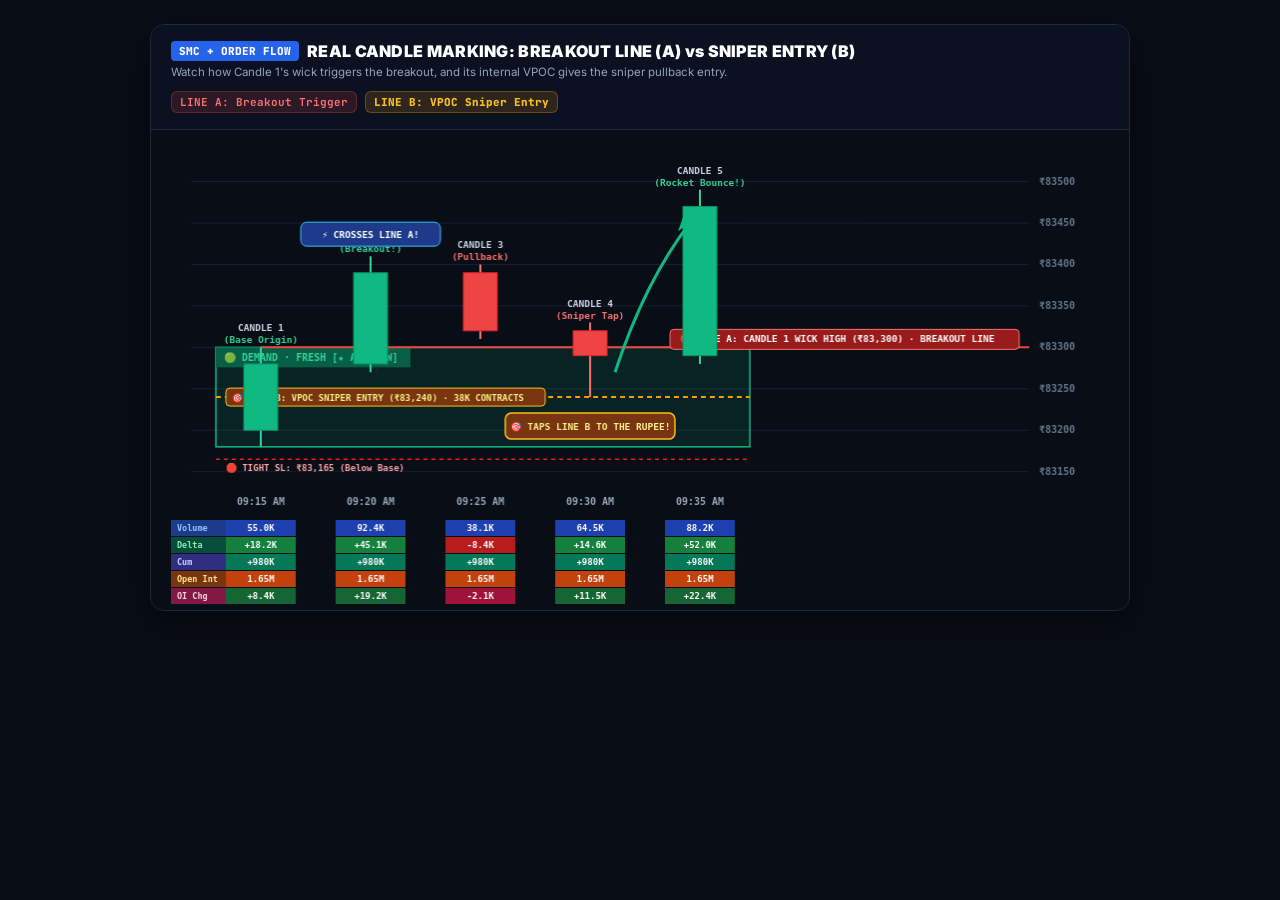
<file: real_candle_marking_demo.html>
<!DOCTYPE html>
<html lang="en">
<head>
  <meta charset="UTF-8">
  <title>Real Candle Marking & Order Flow Visualizer</title>
  <style>
    @import url('https://fonts.googleapis.com/css2?family=Inter:wght@400;600;700;800;900&family=JetBrains+Mono:wght@500;700;800;900&display=swap');
    * { box-sizing: border-box; margin: 0; padding: 0; }
    body {
      background: #090d16;
      font-family: 'Inter', -apple-system, sans-serif;
      color: #f8fafc;
      display: flex;
      flex-direction: column;
      align-items: center;
      padding: 24px 20px;
      min-height: 100vh;
    }
    .card {
      width: 100%;
      max-width: 980px;
      background: #0f172a;
      border: 1px solid #1e293b;
      border-radius: 14px;
      box-shadow: 0 12px 36px rgba(0,0,0,0.45);
      overflow: hidden;
    }
    .header {
      padding: 16px 20px;
      background: #0b1120;
      border-bottom: 1px solid #1e293b;
      display: flex;
      align-items: center;
      justify-content: space-between;
      flex-wrap: wrap;
      gap: 12px;
    }
    .chart-container {
      position: relative;
      width: 100%;
      height: 480px;
      background: #090d16;
    }
    canvas {
      display: block;
      width: 100%;
      height: 100%;
    }
  </style>
</head>
<body>

<div class="card">
  <div class="header">
    <div>
      <div style="display:flex; align-items:center; gap:8px;">
        <span style="background:#2563eb; color:#fff; font-size:11px; font-weight:800; padding:3px 8px; border-radius:4px; font-family:'JetBrains Mono';">SMC + ORDER FLOW</span>
        <h2 style="font-size:16px; font-weight:900; letter-spacing:0.3px; color:#ffffff;">REAL CANDLE MARKING: BREAKOUT LINE (A) vs SNIPER ENTRY (B)</h2>
      </div>
      <p style="font-size:11.5px; color:#94a3b8; margin-top:4px;">
        Watch how Candle 1's wick triggers the breakout, and its internal VPOC gives the sniper pullback entry.
      </p>
    </div>
    <div style="display:flex; gap:8px; font-size:11px; font-family:'JetBrains Mono';">
      <span style="background:rgba(239,68,68,0.15); color:#f87171; border:1px solid rgba(239,68,68,0.3); padding:3px 8px; border-radius:6px; font-weight:700;">LINE A: Breakout Trigger</span>
      <span style="background:rgba(245,158,11,0.15); color:#fbbf24; border:1px solid rgba(245,158,11,0.3); padding:3px 8px; border-radius:6px; font-weight:800;">LINE B: VPOC Sniper Entry</span>
    </div>
  </div>

  <div class="chart-container">
    <canvas id="chartCanvas" width="980" height="480"></canvas>
  </div>
</div>

<script>
const canvas = document.getElementById("chartCanvas");
const ctx = canvas.getContext("2d");

// High-DPI Canvas Setup
const width = 980;
const height = 480;

// Price Mapping (₹83,140 to ₹83,500)
const minPrice = 83140;
const maxPrice = 83520;
const priceRange = maxPrice - minPrice;

function pToY(price) {
  const topPad = 35;
  const botPad = 130; // space for bottom footprint bar
  const plotH = height - topPad - botPad;
  return topPad + (1 - (price - minPrice) / priceRange) * plotH;
}

// Draw Grid Lines & Price Axis
ctx.strokeStyle = "#172033";
ctx.lineWidth = 1;
for (let p = 83150; p <= 83500; p += 50) {
  const y = pToY(p);
  ctx.beginPath();
  ctx.moveTo(40, y);
  ctx.lineTo(880, y);
  ctx.stroke();

  ctx.fillStyle = "#64748b";
  ctx.font = "bold 10px 'JetBrains Mono', monospace";
  ctx.textAlign = "left";
  ctx.fillText("₹" + p, 890, y + 3);
}

// ── 5 Candles Data ──
const candles = [
  { time: "09:15 AM", open: 83200, high: 83300, low: 83180, close: 83280, isUp: true, vol: "55.0K", delta: "+18.2K", oi: "+8.4K", label: "CANDLE 1\n(Base Origin)" },
  { time: "09:20 AM", open: 83280, high: 83410, low: 83270, close: 83390, isUp: true, vol: "92.4K", delta: "+45.1K", oi: "+19.2K", label: "CANDLE 2\n(Breakout!)" },
  { time: "09:25 AM", open: 83390, high: 83400, low: 83310, close: 83320, isUp: false, vol: "38.1K", delta: "-8.4K", oi: "-2.1K", label: "CANDLE 3\n(Pullback)" },
  { time: "09:30 AM", open: 83320, high: 83330, low: 83240, close: 83290, isUp: false, vol: "64.5K", delta: "+14.6K", oi: "+11.5K", label: "CANDLE 4\n(Sniper Tap)" },
  { time: "09:35 AM", open: 83290, high: 83490, low: 83280, close: 83470, isUp: true, vol: "88.2K", delta: "+52.0K", oi: "+22.4K", label: "CANDLE 5\n(Rocket Bounce!)" }
];

const colWidth = 110;
const startX = 110;

// ── 1. DRAW DEMAND BOX (Candle 1 Range: 83,180 to 83,300) ──
const boxTopY = pToY(83300);
const boxBotY = pToY(83180);
const boxH = boxBotY - boxTopY;
const boxLeft = startX - 45;
const boxRight = startX + 4 * colWidth + 50;

ctx.fillStyle = "rgba(16, 185, 129, 0.12)";
ctx.fillRect(boxLeft, boxTopY, boxRight - boxLeft, boxH);
ctx.strokeStyle = "#10b981";
ctx.lineWidth = 1.5;
ctx.strokeRect(boxLeft, boxTopY, boxRight - boxLeft, boxH);

// Demand Box Label
ctx.fillStyle = "#065f46";
ctx.fillRect(boxLeft, boxTopY, 195, 20);
ctx.fillStyle = "#34d399";
ctx.font = "bold 10px 'JetBrains Mono', monospace";
ctx.textAlign = "left";
ctx.fillText("🟢 DEMAND · FRESH [★ A+ FLOW]", boxLeft + 8, boxTopY + 14);

// ── 2. DRAW LINE A: BREAKOUT TRIGGER LINE (Candle 1 Wick High: ₹83,300) ──
const lineAY = pToY(83300);
ctx.strokeStyle = "#ef4444";
ctx.lineWidth = 2;
ctx.beginPath();
ctx.moveTo(startX, lineAY);
ctx.lineTo(880, lineAY);
ctx.stroke();

// Line A Badge
ctx.fillStyle = "#991b1b";
ctx.beginPath();
ctx.roundRect(520, lineAY - 18, 350, 20, 4);
ctx.fill();
ctx.strokeStyle = "#f87171";
ctx.lineWidth = 1;
ctx.stroke();
ctx.fillStyle = "#ffffff";
ctx.font = "bold 9.5px 'JetBrains Mono', monospace";
ctx.textAlign = "left";
ctx.fillText("🔴 LINE A: CANDLE 1 WICK HIGH (₹83,300) · BREAKOUT LINE", 530, lineAY - 5);

// ── 3. DRAW LINE B: VPOC SNIPER ENTRY LINE (₹83,240) ──
const lineBY = pToY(83240);
ctx.setLineDash([5, 4]);
ctx.strokeStyle = "#f59e0b";
ctx.lineWidth = 2;
ctx.beginPath();
ctx.moveTo(boxLeft, lineBY);
ctx.lineTo(boxRight, lineBY);
ctx.stroke();
ctx.setLineDash([]); // reset dash

// Line B Badge
ctx.fillStyle = "#78350f";
ctx.beginPath();
ctx.roundRect(boxLeft + 10, lineBY - 9, 320, 18, 4);
ctx.fill();
ctx.strokeStyle = "#fbbf24";
ctx.lineWidth = 1;
ctx.stroke();
ctx.fillStyle = "#fef08a";
ctx.font = "bold 9px 'JetBrains Mono', monospace";
ctx.textAlign = "left";
ctx.fillText("🎯 LINE B: VPOC SNIPER ENTRY (₹83,240) · 38K CONTRACTS", boxLeft + 16, lineBY + 4);

// ── 4. DRAW STOP LOSS LINE (₹83,165) ──
const slY = pToY(83165);
ctx.setLineDash([4, 4]);
ctx.strokeStyle = "#dc2626";
ctx.lineWidth = 1.5;
ctx.beginPath();
ctx.moveTo(boxLeft, slY);
ctx.lineTo(boxRight, slY);
ctx.stroke();
ctx.setLineDash([]);
ctx.fillStyle = "#fca5a5";
ctx.font = "bold 9px 'JetBrains Mono', monospace";
ctx.textAlign = "left";
ctx.fillText("🛑 TIGHT SL: ₹83,165 (Below Base)", boxLeft + 10, slY + 12);

// ── 5. DRAW CANDLESTICKS ──
candles.forEach((c, i) => {
  const x = startX + i * colWidth;
  const yHigh = pToY(c.high);
  const yLow = pToY(c.low);
  const yOpen = pToY(c.open);
  const yClose = pToY(c.close);

  const candleW = 34;
  const colColor = c.isUp ? "#10b981" : "#ef4444";
  const wickColor = c.isUp ? "#34d399" : "#f87171";

  // Wick
  ctx.strokeStyle = wickColor;
  ctx.lineWidth = 2;
  ctx.beginPath();
  ctx.moveTo(x, yHigh);
  ctx.lineTo(x, yLow);
  ctx.stroke();

  // Body
  const topY = Math.min(yOpen, yClose);
  const bodyH = Math.max(4, Math.abs(yClose - yOpen));
  ctx.fillStyle = colColor;
  ctx.fillRect(x - candleW / 2, topY, candleW, bodyH);
  ctx.strokeStyle = c.isUp ? "#059669" : "#dc2626";
  ctx.lineWidth = 1;
  ctx.strokeRect(x - candleW / 2, topY, candleW, bodyH);

  // Time Axis Label
  ctx.fillStyle = "#94a3b8";
  ctx.font = "bold 10px 'JetBrains Mono', monospace";
  ctx.textAlign = "center";
  ctx.fillText(c.time, x, height - 105);

  // Top Label
  ctx.fillStyle = "#cbd5e1";
  ctx.font = "bold 9.5px 'JetBrains Mono', monospace";
  const lines = c.label.split("\n");
  ctx.fillText(lines[0], x, yHigh - 16);
  ctx.fillStyle = c.isUp ? "#34d399" : "#f87171";
  ctx.fillText(lines[1], x, yHigh - 4);
});

// ── 6. ANNOTATION CALLOUTS ──

// Callout for Candle 2 Breakout
const c2X = startX + colWidth;
ctx.fillStyle = "#1e3a8a";
ctx.strokeStyle = "#38bdf8";
ctx.lineWidth = 1;
ctx.beginPath();
ctx.roundRect(c2X - 70, pToY(83410) - 34, 140, 24, 6);
ctx.fill();
ctx.stroke();
ctx.fillStyle = "#ffffff";
ctx.font = "bold 9.5px 'JetBrains Mono', monospace";
ctx.textAlign = "center";
ctx.fillText("⚡ CROSSES LINE A!", c2X, pToY(83410) - 18);

// Callout for Candle 4 Sniper Tap
const c4X = startX + 3 * colWidth;
ctx.fillStyle = "#78350f";
ctx.strokeStyle = "#fbbf24";
ctx.lineWidth = 1.5;
ctx.beginPath();
ctx.roundRect(c4X - 85, pToY(83240) + 16, 170, 26, 6);
ctx.fill();
ctx.stroke();
ctx.fillStyle = "#fef08a";
ctx.font = "bold 9.5px 'JetBrains Mono', monospace";
ctx.textAlign = "center";
ctx.fillText("🎯 TAPS LINE B TO THE RUPEE!", c4X, pToY(83240) + 33);

// Arrow from Candle 4 to Rocket
ctx.strokeStyle = "#10b981";
ctx.lineWidth = 3;
ctx.beginPath();
ctx.moveTo(c4X + 25, pToY(83270));
ctx.quadraticCurveTo(startX + 3.5 * colWidth, pToY(83380), startX + 4 * colWidth - 10, pToY(83450));
ctx.stroke();
// Arrow head
ctx.fillStyle = "#10b981";
ctx.beginPath();
ctx.moveTo(startX + 4 * colWidth - 10, pToY(83450));
ctx.lineTo(startX + 4 * colWidth - 22, pToY(83440));
ctx.lineTo(startX + 4 * colWidth - 16, pToY(83460));
ctx.closePath();
ctx.fill();

// ── 7. FOOTPRINT ORDER FLOW 5-ROW SUMMARY TABLE AT BOTTOM ──
const tableTop = height - 90;
const rowH = 17;

// Left Header
ctx.fillStyle = "#0b1120";
ctx.fillRect(20, tableTop, 65, rowH * 5);
const headers = [
  { t: "Volume", c: "#93c5fd", bg: "#1e3a8a" },
  { t: "Delta", c: "#86efac", bg: "#064e3b" },
  { t: "Cum", c: "#c7d2fe", bg: "#312e81" },
  { t: "Open Int", c: "#fde68a", bg: "#78350f" },
  { t: "OI Chg", c: "#fbcfe8", bg: "#831843" }
];
headers.forEach((h, r) => {
  ctx.fillStyle = h.bg;
  ctx.fillRect(20, tableTop + r * rowH, 65, rowH - 1);
  ctx.fillStyle = h.c;
  ctx.font = "bold 8.5px 'JetBrains Mono', monospace";
  ctx.textAlign = "left";
  ctx.fillText(h.t, 26, tableTop + r * rowH + 11);
});

// Values per candle
candles.forEach((c, i) => {
  const x = startX + i * colWidth;
  const isUpDelta = c.delta.startsWith("+");
  const isUpOi = c.oi.startsWith("+");

  // Vol
  ctx.fillStyle = "#1e40af";
  ctx.fillRect(x - 35, tableTop, 70, rowH - 1);
  ctx.fillStyle = "#ffffff";
  ctx.font = "bold 9px 'JetBrains Mono', monospace";
  ctx.textAlign = "center";
  ctx.fillText(c.vol, x, tableTop + 11);

  // Delta
  ctx.fillStyle = isUpDelta ? "#15803d" : "#b91c1c";
  ctx.fillRect(x - 35, tableTop + rowH, 70, rowH - 1);
  ctx.fillStyle = "#ffffff";
  ctx.fillText(c.delta, x, tableTop + rowH + 11);

  // Cum
  ctx.fillStyle = "#047857";
  ctx.fillRect(x - 35, tableTop + 2 * rowH, 70, rowH - 1);
  ctx.fillStyle = "#ffffff";
  ctx.fillText("+980K", x, tableTop + 2 * rowH + 11);

  // Open Int
  ctx.fillStyle = "#c2410c";
  ctx.fillRect(x - 35, tableTop + 3 * rowH, 70, rowH - 1);
  ctx.fillStyle = "#ffffff";
  ctx.fillText("1.65M", x, tableTop + 3 * rowH + 11);

  // OI Chg
  ctx.fillStyle = isUpOi ? "#166534" : "#9f1239";
  ctx.fillRect(x - 35, tableTop + 4 * rowH, 70, rowH - 1);
  ctx.fillStyle = "#ffffff";
  ctx.fillText(c.oi, x, tableTop + 4 * rowH + 11);
});

</script>
</body>
</html>
</file>
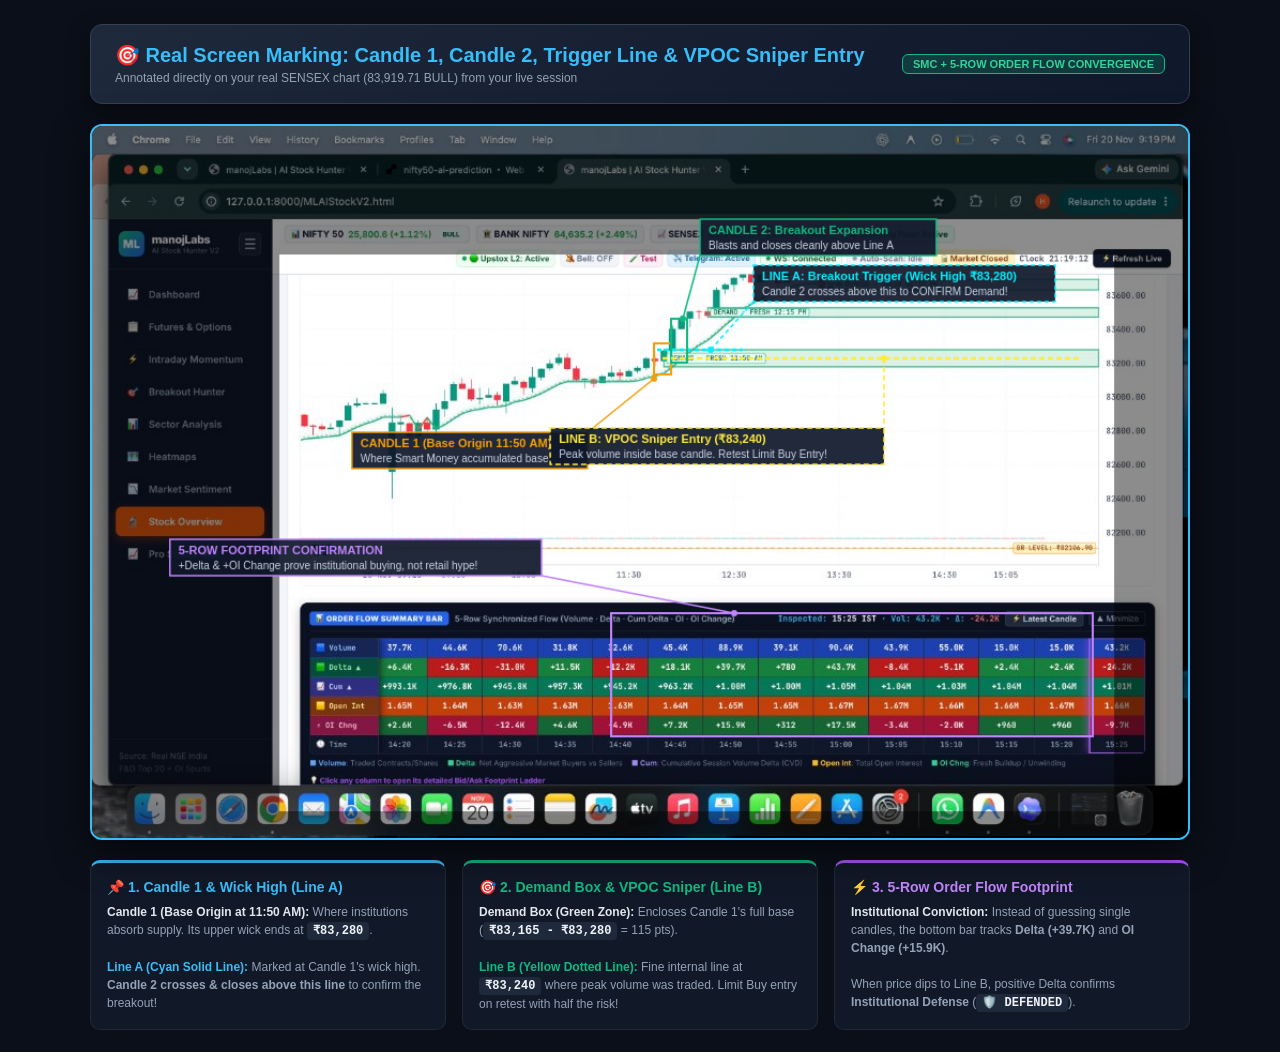
<file: real_screen_annotated.html>
<!DOCTYPE html>
<html lang="en">
<head>
  <meta charset="UTF-8">
  <title>Real Screen Order Block Marking Guide - manojLabs AI</title>
  <style>
    * { box-sizing: border-box; margin: 0; padding: 0; }
    body {
      background: #0b0f19;
      color: #f8fafc;
      font-family: -apple-system, BlinkMacSystemFont, "Segoe UI", Roboto, "JetBrains Mono", sans-serif;
      padding: 24px;
      display: flex;
      flex-direction: column;
      align-items: center;
      gap: 20px;
    }
    .header-card {
      max-width: 1100px;
      width: 100%;
      background: linear-gradient(135deg, #1e293b 0%, #0f172a 100%);
      border: 1px solid #334155;
      border-radius: 12px;
      padding: 18px 24px;
      display: flex;
      justify-content: space-between;
      align-items: center;
      box-shadow: 0 10px 25px rgba(0,0,0,0.4);
    }
    .header-title {
      font-size: 20px;
      font-weight: 800;
      color: #38bdf8;
      display: flex;
      align-items: center;
      gap: 10px;
    }
    .badge {
      font-size: 11px;
      font-weight: 700;
      padding: 3px 10px;
      border-radius: 6px;
      background: rgba(16,185,129,0.2);
      color: #34d399;
      border: 1px solid #10b981;
    }
    .stage-container {
      position: relative;
      max-width: 1100px;
      width: 100%;
      background: #020617;
      border: 2px solid #38bdf8;
      border-radius: 12px;
      overflow: hidden;
      box-shadow: 0 12px 36px rgba(0,0,0,0.6);
    }
    canvas {
      display: block;
      width: 100%;
      height: auto;
    }
    .legend-grid {
      max-width: 1100px;
      width: 100%;
      display: grid;
      grid-template-columns: repeat(3, 1fr);
      gap: 16px;
    }
    .legend-card {
      background: #111827;
      border: 1px solid #1f2937;
      border-radius: 10px;
      padding: 16px;
    }
    .legend-card h3 {
      font-size: 14px;
      font-weight: 800;
      margin-bottom: 8px;
      display: flex;
      align-items: center;
      gap: 8px;
    }
    .legend-card p {
      font-size: 12px;
      line-height: 1.5;
      color: #94a3b8;
    }
    .legend-card .code-val {
      color: #f1f5f9;
      font-family: monospace;
      font-weight: 700;
      background: #1e293b;
      padding: 2px 6px;
      border-radius: 4px;
    }
  </style>
</head>
<body>

  <div class="header-card">
    <div>
      <div class="header-title">
        🎯 Real Screen Marking: Candle 1, Candle 2, Trigger Line & VPOC Sniper Entry
      </div>
      <div style="font-size:12px; color:#94a3b8; margin-top:4px;">
        Annotated directly on your real SENSEX chart (<span class="code-val">83,919.71 BULL</span>) from your live session
      </div>
    </div>
    <div class="badge">SMC + 5-ROW ORDER FLOW CONVERGENCE</div>
  </div>

  <div class="stage-container">
    <canvas id="screenCanvas" width="1024" height="665"></canvas>
  </div>

  <div class="legend-grid">
    <div class="legend-card" style="border-top: 3px solid #38bdf8;">
      <h3 style="color:#38bdf8;">📌 1. Candle 1 & Wick High (Line A)</h3>
      <p>
        <strong style="color:#e2e8f0;">Candle 1 (Base Origin at 11:50 AM):</strong> Where institutions absorb supply. Its upper wick ends at <span class="code-val">₹83,280</span>.
        <br><br>
        <strong style="color:#38bdf8;">Line A (Cyan Solid Line):</strong> Marked at Candle 1's wick high. <strong>Candle 2 crosses & closes above this line</strong> to confirm the breakout!
      </p>
    </div>

    <div class="legend-card" style="border-top: 3px solid #10b981;">
      <h3 style="color:#10b981;">🎯 2. Demand Box & VPOC Sniper (Line B)</h3>
      <p>
        <strong style="color:#e2e8f0;">Demand Box (Green Zone):</strong> Encloses Candle 1's full base (<span class="code-val">₹83,165 - ₹83,280</span> = 115 pts).
        <br><br>
        <strong style="color:#10b981;">Line B (Yellow Dotted Line):</strong> Fine internal line at <span class="code-val">₹83,240</span> where peak volume was traded. Limit Buy entry on retest with half the risk!
      </p>
    </div>

    <div class="legend-card" style="border-top: 3px solid #a855f7;">
      <h3 style="color:#c084fc;">⚡ 3. 5-Row Order Flow Footprint</h3>
      <p>
        <strong style="color:#e2e8f0;">Institutional Conviction:</strong>
        Instead of guessing single candles, the bottom bar tracks <strong>Delta (+39.7K)</strong> and <strong>OI Change (+15.9K)</strong>.
        <br><br>
        When price dips to Line B, positive Delta confirms <strong>Institutional Defense</strong> (<span class="code-val">🛡️ DEFENDED</span>).
      </p>
    </div>
  </div>

  <script>
    const canvas = document.getElementById('screenCanvas');
    const ctx = canvas.getContext('2d');
    const img = new Image();
    img.src = '/user_real_screen.jpg';

    img.onload = () => {
      // 1. Draw base user screenshot
      ctx.drawImage(img, 0, 0, 1024, 665);

      // 2. High-precision annotations on the 11:50 AM Breakout Region
      // Coordinates on the 1024x665 image:
      // 11:50 AM base candle: x ≈ 532, y_high ≈ 210, y_low ≈ 224
      // DEMAND box: x: 532 to 935, y: 210 to 226

      const c1_x = 533;
      const c1_wick_high_y = 209;
      const c1_low_y = 226;
      const c2_x = 548;
      const c2_top_y = 186;

      // Draw Dimming Mask over irrelevant parts to make the 11:50 AM breakout POP OUT
      ctx.fillStyle = "rgba(0, 0, 0, 0.45)";
      ctx.fillRect(0, 0, 1024, 665);

      // Cut out the spotlight on the Chart and 11:50 AM Demand Zone
      ctx.save();
      // Draw highlighted window over the chart
      ctx.drawImage(img, 175, 120, 780, 520, 175, 120, 780, 520);

      // --- ANNOTATION 1: CANDLE 1 (BASE ORIGIN) ---
      ctx.strokeStyle = "#f59e0b";
      ctx.lineWidth = 2;
      ctx.setLineDash([]);
      ctx.strokeRect(c1_x - 8, c1_wick_high_y - 6, 16, (c1_low_y - c1_wick_high_y) + 12);

      // Callout for Candle 1
      drawCallout(ctx, c1_x - 8, c1_low_y + 10, c1_x - 70, c1_low_y + 60, "CANDLE 1 (Base Origin 11:50 AM)", "Where Smart Money accumulated base", "#f59e0b");

      // --- ANNOTATION 2: LINE A (BREAKOUT TRIGGER LINE - WICK HIGH) ---
      ctx.strokeStyle = "#00f0ff";
      ctx.lineWidth = 2.5;
      ctx.setLineDash([4, 3]);
      ctx.beginPath();
      ctx.moveTo(c1_x - 5, c1_wick_high_y);
      ctx.lineTo(c2_x + 60, c1_wick_high_y);
      ctx.stroke();

      // Callout for Line A
      drawCallout(ctx, c2_x + 30, c1_wick_high_y, c2_x + 70, c1_wick_high_y - 45, "LINE A: Breakout Trigger (Wick High ₹83,280)", "Candle 2 crosses above this to CONFIRM Demand!", "#00f0ff");

      // --- ANNOTATION 3: CANDLE 2 (BREAKOUT EXPANSION) ---
      ctx.strokeStyle = "#10b981";
      ctx.lineWidth = 2;
      ctx.setLineDash([]);
      ctx.strokeRect(c2_x - 7, c2_top_y - 6, 15, (c1_wick_high_y - c2_top_y) + 18);

      // Callout for Candle 2
      drawCallout(ctx, c2_x + 4, c2_top_y - 6, c2_x + 20, c2_top_y - 65, "CANDLE 2: Breakout Expansion", "Blasts and closes cleanly above Line A", "#10b981");

      // --- ANNOTATION 4: LINE B (VPOC SNIPER ENTRY LINE INSIDE DEMAND BOX) ---
      const vpoc_y = c1_wick_high_y + 8; // ~83,240 inside the box
      ctx.strokeStyle = "#ffeb3b";
      ctx.lineWidth = 2.5;
      ctx.setLineDash([5, 3]);
      ctx.beginPath();
      ctx.moveTo(c1_x, vpoc_y);
      ctx.lineTo(925, vpoc_y);
      ctx.stroke();

      // Callout for Line B (VPOC Sniper)
      drawCallout(ctx, 740, vpoc_y, 740, vpoc_y + 65, "LINE B: VPOC Sniper Entry (₹83,240)", "Peak volume inside base candle. Retest Limit Buy Entry!", "#ffeb3b");

      // --- ANNOTATION 5: 5-ROW ORDER FLOW FOOTPRINT CONNECTION ---
      ctx.strokeStyle = "#c084fc";
      ctx.lineWidth = 2;
      ctx.setLineDash([]);
      ctx.strokeRect(485, 455, 450, 115);

      drawCallout(ctx, 600, 455, 420, 420, "5-ROW FOOTPRINT CONFIRMATION", "+Delta & +OI Change prove institutional buying, not retail hype!", "#c084fc");

      ctx.restore();
    };

    function drawCallout(ctx, startX, startY, endX, endY, title, subtitle, color) {
      ctx.save();
      ctx.strokeStyle = color;
      ctx.lineWidth = 1.5;
      ctx.fillStyle = color;

      // Pointer line
      ctx.beginPath();
      ctx.moveTo(startX, startY);
      ctx.lineTo(endX, endY);
      ctx.stroke();

      // Small anchor dot
      ctx.beginPath();
      ctx.arc(startX, startY, 3, 0, Math.PI * 2);
      ctx.fill();

      // Text box
      ctx.font = "bold 11px -apple-system, sans-serif";
      const tWidth = Math.max(ctx.measureText(title).width, ctx.measureText(subtitle).width);
      const boxW = tWidth + 16;
      const boxH = 34;
      const boxX = endX > startX ? endX : endX - boxW;
      const boxY = endY > startY ? endY : endY - boxH;

      ctx.fillStyle = "rgba(15, 23, 42, 0.92)";
      ctx.fillRect(boxX, boxY, boxW, boxH);
      ctx.strokeRect(boxX, boxY, boxW, boxH);

      ctx.fillStyle = color;
      ctx.fillText(title, boxX + 8, boxY + 14);

      ctx.font = "10px -apple-system, sans-serif";
      ctx.fillStyle = "#cbd5e1";
      ctx.fillText(subtitle, boxX + 8, boxY + 28);

      ctx.restore();
    }
  </script>
</body>
</html>
</file>
